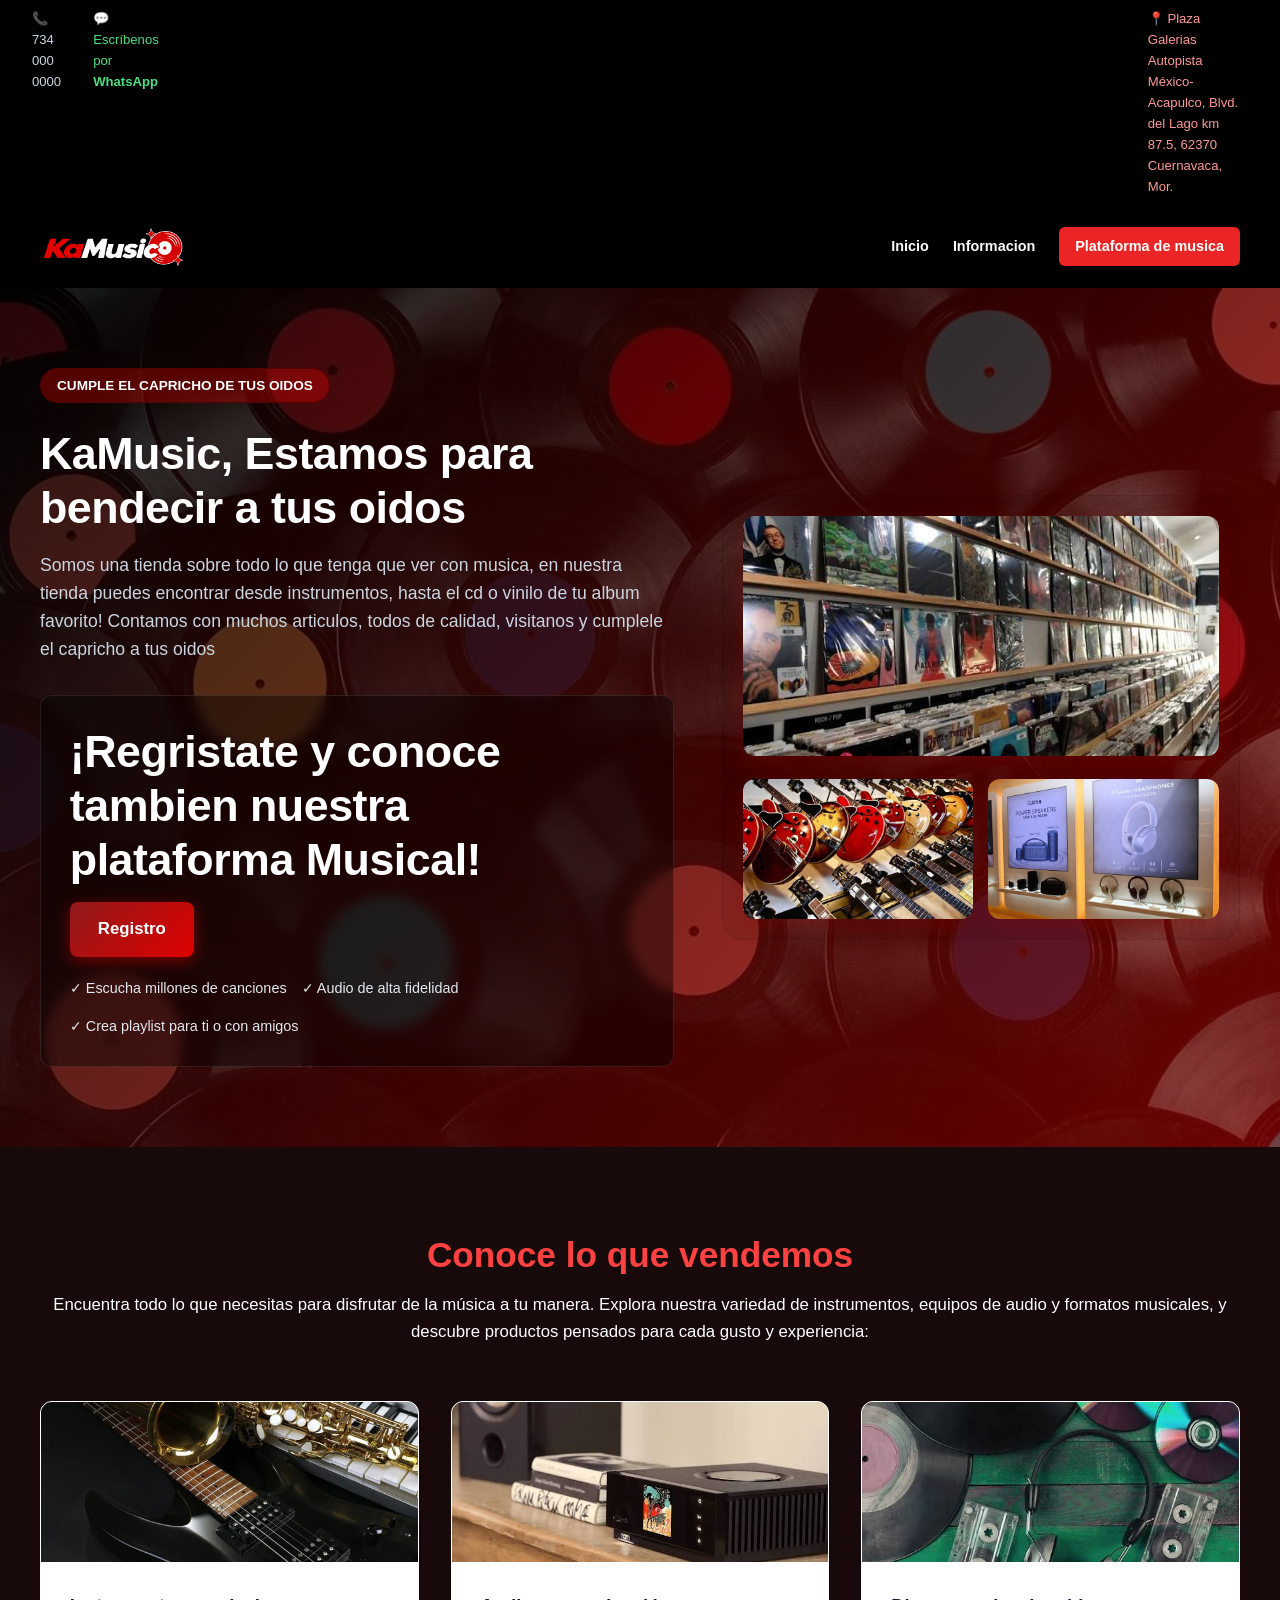
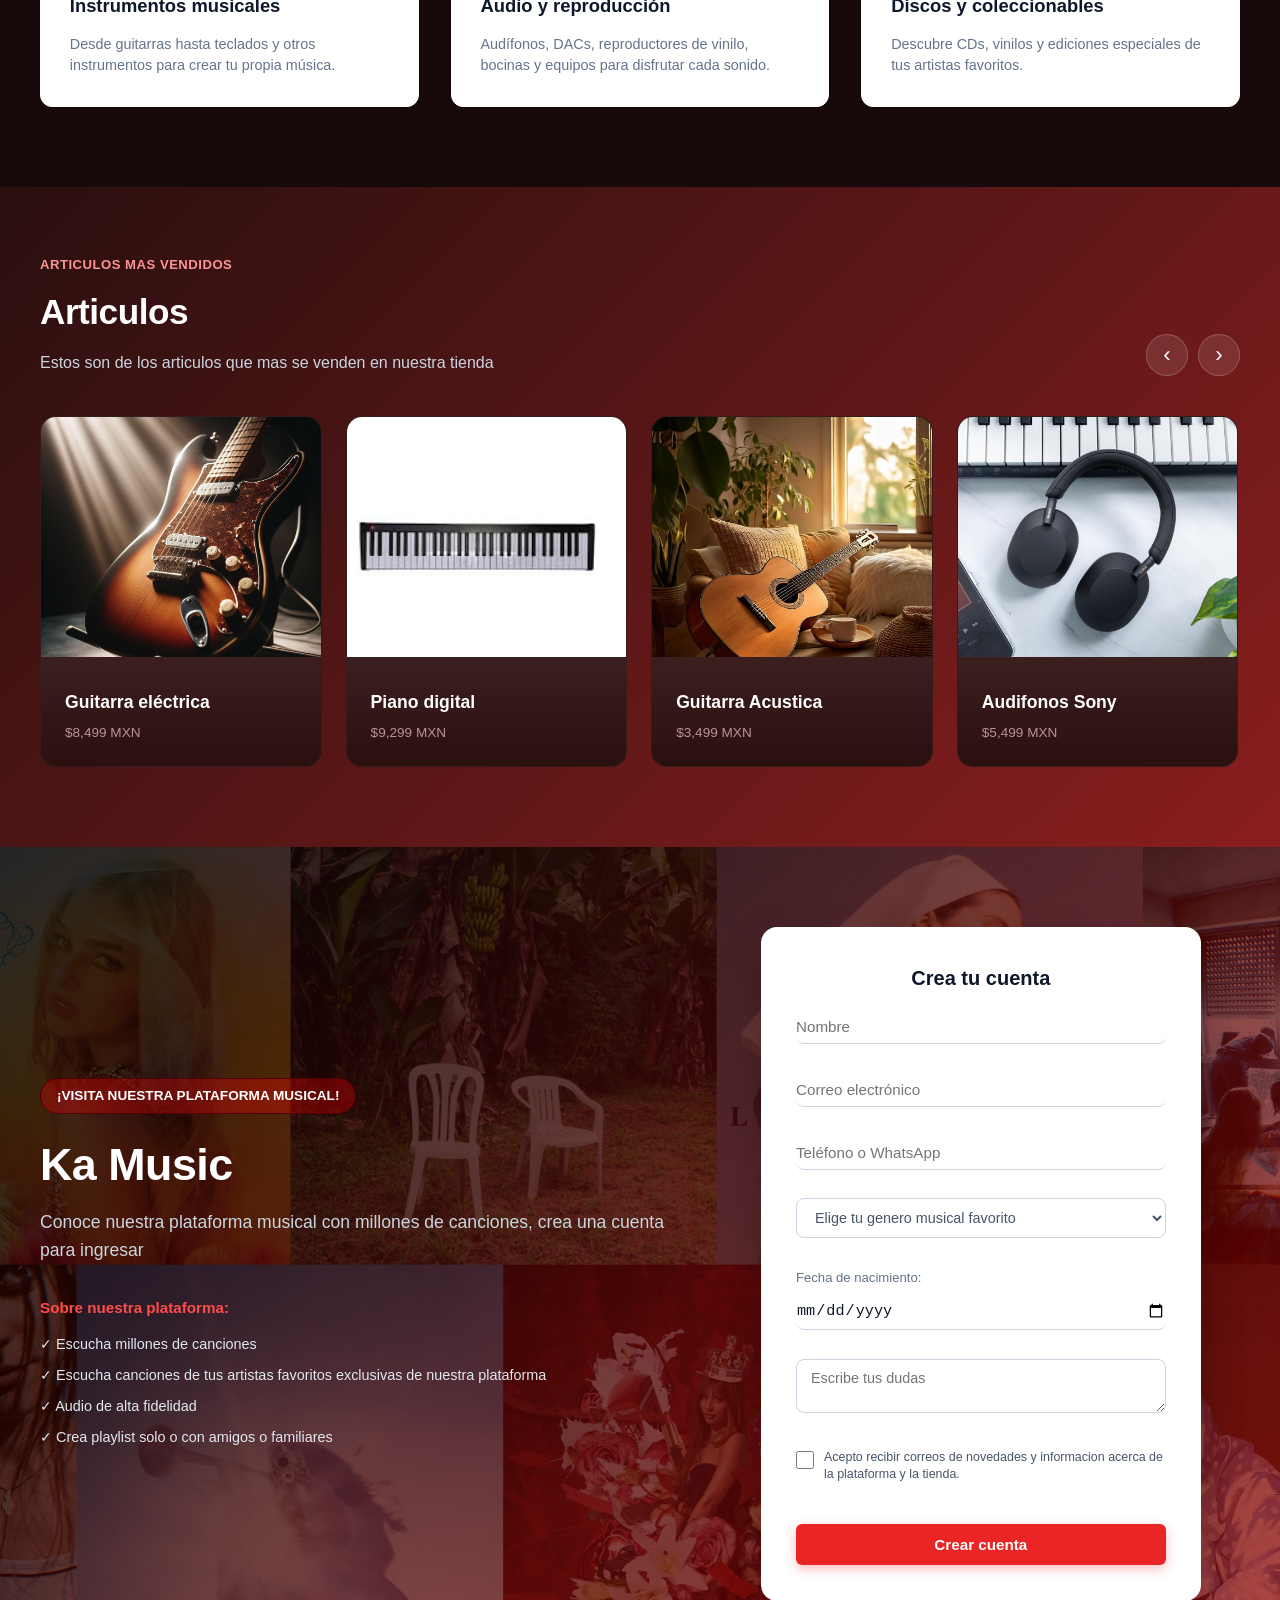
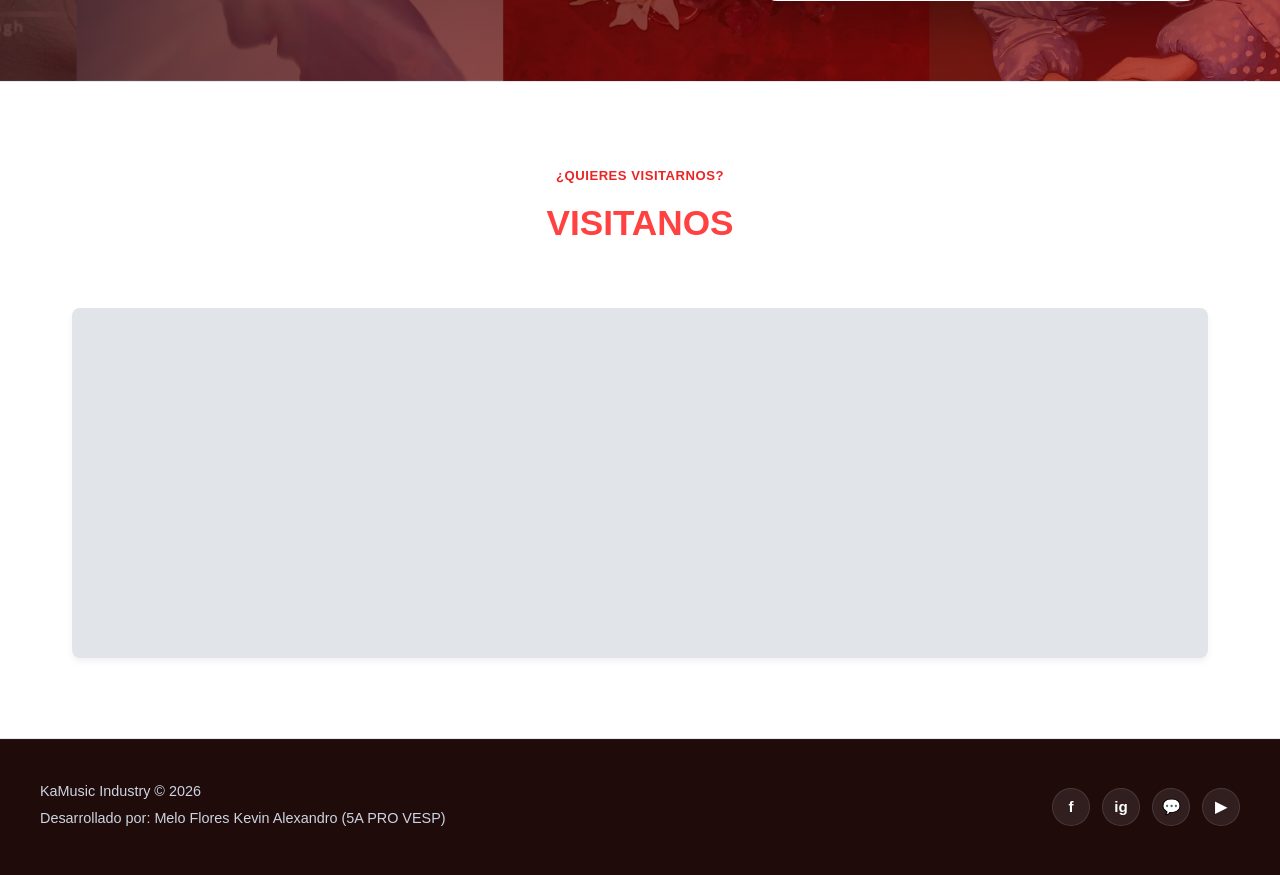
<file: index.html>
<!--
  ======================================================================
  INSTITUCIÓN: CBTis 166 Pablo Torres Burgos
  ----------------------------------------------------------------------
  * Estudiante: Gaona Castro Eduardo Baltazar
  * Grupo: 3B PRO VESP  
  * Actividad: Portal Institucional (Con barra superior, collage y formulario)
  ====================================================================== -->

<!DOCTYPE html>
<html lang="es">
<head>
    <meta charset="UTF-8">
    <meta name="viewport" content="width=device-width, initial-scale=1.0">
    <title>Tienda KaMusic</title>
    <link rel="stylesheet" href="styles.css">
</head>
<body>

    <!-- BARRA SUPERIOR DE CONTACTO -->
    <div class="top-bar" id="inicio">
        <div class="top-bar-container">
            <div class="top-contacts">
                <span class="top-item">📞 734 000 0000</span>
                <span class="top-item whatsapp">💬 Escríbenos por <strong>WhatsApp</strong></span>
                <span class="top-item2">📍 Plaza Galerias Autopista México-Acapulco, Blvd. del Lago km 87.5, 62370 Cuernavaca, Mor.</span>
            </div>
        </div>
    </div>

    <!-- BARRA DE NAVEGACIÓN PRINCIPAL -->
    <header class="navbar">
        <div class="nav-container">
            <div class="nav-brand">
                <a href="#inicio">
                    <img src="img/logo.png" alt="Logo" class="brand-logo-img">
                </a>
            </div>
            <nav class="nav-links">
                <a href="#inicio">Inicio</a>
                <a href="#oferta">Informacion</a>
                <a href="login.html" class="btn-nav-login">Plataforma de musica</a>
            </nav>
        </div>
    </header>

    <!-- SECCIÓN DE DOS COLUMNAS CON COLLAGE DE IMÁGENES -->
    <section class="hero-section2">
        <div class="hero-container">
            
            <!-- Columna Izquierda: Textos, Botón y Beneficios -->
            <div class="hero-text-side">
                <span class="hero-tag">CUMPLE EL CAPRICHO DE TUS OIDOS</span>
                <h1>KaMusic, Estamos para bendecir a tus oidos</h1>
                <p>Somos una tienda sobre todo lo que tenga que ver con musica, en nuestra tienda puedes encontrar desde instrumentos, hasta el cd o vinilo de tu album favorito!
                    Contamos con muchos articulos, todos de calidad, visitanos y cumplele el capricho a tus oidos
                </p>
                
                <div class="hero-cta-box">
                    <h1>¡Regristate y conoce tambien nuestra plataforma Musical! </h1>
                    <a href="login.html" class="btn-orange">Registro</a>
                    <div class="hero-benefits">
                        <span>✓ Escucha millones de canciones</span>
                        <span>✓ Audio de alta fidelidad</span>
                        <span>✓ Crea playlist para ti o con amigos</span>
                    </div>
                </div>
            </div>

            <!-- Columna Derecha: Collage de Imágenes -->
            <div class="hero-image-side">
                <div class="image-collage">
                    <div class="collage-main">
                        <img src="img/img1.jpg" alt="Estudiante CBTis">
                    </div>
                    <div class="collage-sub">
                        <img src="img/img2.jpg" alt="Laboratorista">
                        <img src="img/img3.jpg" alt="Programación">
                    </div>
                </div>
            </div>

        </div>
    </section>

    <!-- SECCIÓN DE OFERTA EDUCATIVA CON IMÁGENES ALUSIVAS -->
    <section id="oferta" class="careers-section">
        <div class="section-container">
            <div class="section-header">
                <h2>Conoce lo que vendemos</h2>
                <p>Encuentra todo lo que necesitas para disfrutar de la música a tu manera. Explora nuestra variedad de instrumentos, equipos de audio y formatos musicales, y descubre productos pensados para cada gusto y experiencia:</p>
            </div>

            <div class="careers-grid">
                
                <!-- Carrera 1: Recursos Humanos -->
                <div class="career-card">
                    <div class="career-img-container">
                        <img src="img/inst.jpg" alt="instrumentos">
                    </div>
                    <div class="career-content">
                        <h3>Instrumentos musicales</h3>
                        <p>Desde guitarras hasta teclados y otros instrumentos para crear tu propia música.</p>
                    </div>
                </div>

                <!-- Carrera 2: Programación -->
                <div class="career-card">
                    <div class="career-img-container">
                        <img src="img/aud.jpg" alt="Programación">
                    </div>
                    <div class="career-content">
                        <h3>Audio y reproducción</h3>
                        <p>Audífonos, DACs, reproductores de vinilo, bocinas y equipos para disfrutar cada sonido.</p>
                    </div>
                </div>

                <!-- Carrera 3: Ciberseguridad -->
                <div class="career-card">
                    <div class="career-img-container">
                        <img src="img/disc.jpg" alt="Ciberseguridad">
                    </div>
                    <div class="career-content">
                        <h3>Discos y coleccionables</h3>
                        <p>Descubre CDs, vinilos y ediciones especiales de tus artistas favoritos.</p>
                    </div>
                </div>
            </div>
        </div>
    </section>

    <!-- SECCIÓN DE DOCENTES CON RECORRIDO INTERACTIVO (JS) -->
    <section class="teachers-section">
        <div class="teachers-container">
            
            <div class="teachers-header">
                <div>
                    <span class="teachers-tag">Articulos mas vendidos</span>
                    <h2>Articulos</h2>
                    <p>Estos son de los articulos que mas se venden en nuestra tienda</p>
                </div>
                <!-- Botones funcionales con IDs -->
                <div class="teachers-nav-buttons">
                    <button id="btn-prev" class="nav-btn">‹</button>
                    <button id="btn-next" class="nav-btn">›</button>
                </div>
            </div>

            <!-- Contenedor de las tarjetas de docentes (controlado por JS) -->
            <div class="teachers-grid" id="teachers-track">
                
                <!-- Grupo 1 (Primeros 4 profesores) -->
                <div class="teacher-card">
                    <img src="img/gui.jpg" alt="Profesor">
                    <div class="teacher-info">
                        <h3>Guitarra eléctrica</h3>
                        <p>$8,499 MXN</p>
                    </div>
                </div>

                <div class="teacher-card">
                    <img src="img/teclado.jpg" alt="Profesora">
                    <div class="teacher-info">
                        <h3>Piano digital</h3>
                        <p>$9,299 MXN</p>
                    </div>
                </div>

                <div class="teacher-card">
                    <img src="img/guitarra.jpg" alt="Profesor">
                    <div class="teacher-info">
                        <h3>Guitarra Acustica</h3>
                        <p>$3,499 MXN</p>
                    </div>
                </div>

                <div class="teacher-card">
                    <img src="img/audi.jpg" alt="Profesor">
                    <div class="teacher-info">
                        <h3>Audifonos Sony</h3>
                        <p>$5,499 MXN</p>
                    </div>
                </div>

                <!-- Grupo 2 (Otros 4 profesores / Ejemplos adicionales para el recorrido) -->
                <div class="teacher-card">
                    <img src="img/dac.jpg" alt="Profesora">
                    <div class="teacher-info">
                        <h3>DAC portatil</h3>
                        <p>$8,499 MXN</p>
                    </div>
                </div>

                <div class="teacher-card">
                    <img src="img/torna.jpg" alt="Profesor">
                    <div class="teacher-info">
                        <h3>Tornamesa</h3>
                        <p>$4,299 MXN</p>
                    </div>
                </div>

                <div class="teacher-card">
                    <img src="img/viniñ.jpg" alt="Profesora">
                    <div class="teacher-info">
                        <h3>Vinilo After Hours</h3>
                        <p>$299 MXN</p>
                    </div>
                </div>

                <div class="teacher-card">
                    <img src="img/cd.jpg" alt="Profesor">
                    <div class="teacher-info">
                        <h3>CD AM</h3>
                        <p>$299 MXN</p>
                    </div>
                </div>

                 <div class="teacher-card">
                    <img src="img/vinil.jpg" alt="Profesor">
                    <div class="teacher-info">
                        <h3>Vinilo The College Dropout</h3>
                        <p>$299 MXN</p>
                    </div>
                </div>

            </div>

        </div>
    </section>

    <!-- SECCIÓN DE DOS COLUMNAS CON FORMULARIO INTEGRADO -->
    <section class="hero-section">
        <div class="hero-container">
            
            <!-- Columna Izquierda: Textos y Beneficios (Estilo UMOV) -->
            <div class="hero-text-side">
                <span class="hero-tag">¡Visita nuestra plataforma musical!</span>
                <h1 class="hero-title-custom">Ka Music</h1>
                <p class="hero-desc-custom">Conoce nuestra plataforma musical con millones de canciones, crea una cuenta para ingresar</p>
                
                <div class="hero-subtitle-custom">
                    Sobre nuestra plataforma:
                </div>
                <div class="hero-benefits hero-benefits-column">
                    <span>✓ Escucha millones de canciones</span>
                    <span>✓ Escucha canciones de tus artistas favoritos exclusivas de nuestra plataforma</span>
                    <span>✓ Audio de alta fidelidad</span>
                    <span>✓ Crea playlist solo o con amigos o familiares</span>
                </div>
            </div>

            <!-- Columna Derecha: Tarjeta Flotante con Formulario (10 campos/etiquetas) -->
            <div class="hero-form-side">
                <div class="cbtis-hero-form-card">
                    
                    <h3 class="form-card-title">
                        Crea tu cuenta
                    </h3>

                    <form id="form-hero-informes" action="#" method="POST">
                        
                        <!-- 1. Campo de Texto: Nombre -->
                        <div class="cbtis-input-group form-group-margin">
                            <input type="text" id="info_nombre" name="nombre" required placeholder="Nombre" class="form-control-input">
                        </div>

                        <!-- 3. Campo de Correo Electrónico -->
                        <div class="cbtis-input-group form-group-margin">
                            <input type="email" id="info_email" name="email" required placeholder="Correo electrónico" class="form-control-input">
                        </div>

                        <!-- 4. Campo de Teléfono -->
                        <div class="cbtis-input-group form-group-margin">
                            <input type="tel" id="info_telefono" name="telefono" required placeholder="Teléfono o WhatsApp" class="form-control-input">
                        </div>

                        <!-- 5. Menú Desplegable (Select): Nivel de Estudios -->
                        <div class="cbtis-input-group form-group-margin">
                            <select id="info_nivel" name="nivel" required class="form-control-select">
                                <option value="">Elige tu genero musical favorito</option>
                                <option value="HIP">Hip Hop</option>
                                <option value="RAP">Rap</option>
                                <option value="POP">Pop</option>
                                <option value="ELECTRONICA">Electronica</option>
                                <option value="SALSA">Salsa</option>
                                <option value="MEXA">Regional mexicano</option>
                                <option value="CUMBIA">cumbia</option>
                                <option value="INDIE">Indie</option>
                                <option value="R&B">R&B</option>

                            </select>
                        </div>

                        <!-- 7. Campo de Fecha (Date): Fecha estimada de ingreso -->
                        <div class="cbtis-input-group form-group-margin">
                            <label for="info_fecha" class="form-date-label">Fecha de nacimiento:</label>
                            <input type="date" id="info_fecha" name="fecha" required class="form-control-date">
                        </div>

                        <!-- 8. Área de Texto (Textarea): Dudas adicionales -->
                        <div class="cbtis-input-group form-group-margin">
                            <textarea id="info_comentarios" name="comentarios" rows="2" placeholder="Escribe tus dudas" class="form-control-textarea"></textarea>
                        </div>

                      <!-- 9. Casilla de Verificación (Checkbox): Términos y privacidad -->
                        <div class="cbtis-input-group form-group-checkbox">
                            <input type="checkbox" id="info_terminos" name="terminos" required class="form-checkbox-input">
                            <label for="info_terminos" class="form-checkbox-label">
                                Acepto recibir correos de novedades y informacion acerca de la plataforma y la tienda.
                            </label>
                        </div>

                        <!-- 10. Botón de Envío (Submit Button) -->
                        <button type="submit" class="cbtis-btn-ingresar form-submit-btn">
                            Crear cuenta
                        </button>

                    </form>
                </div>
            </div>

        </div>
    </section>

    <!-- SECCIÓN DE CONVENIOS DOBLE LÍNEA -->
    <section class="convenios-section">
        <div class="convenios-container">
            
            <div class="section-header">
                <span class="teachers-tag convenience-tag-custom">¿QUIERES VISITARNOS?</span>
                <h2>VISITANOS</h2>
            </div>
            <div class="map-container">
                    <iframe src="https://www.google.com/maps/embed?pb=!1m18!1m12!1m3!1d3773.9264202311206!2d-99.19798132479826!3d18.934650732240957!2m3!1f0!2f0!3f0!3m2!1i1024!2i768!4f13.1!3m3!1m2!1s0x85cddf8acd0827b9%3A0x491809bc17feeeac!2sGaler%C3%ADas%20Cuernavaca!5e0!3m2!1ses-419!2smx!4v1794602875343!5m2!1ses-419!2smx" 
                            width="100%" 
                            height="350" 
                            style="border:0;" 
                            allowfullscreen="" 
                            loading="lazy" 
                            referrerpolicy="no-referrer-when-downgrade" 
                            title="Ubicación CBTis 166 Pablo Torres Burgos">
                    </iframe>
            </div>
        </div>
    </section>

    <!-- PIE DE PÁGINA (FOOTER CON REDES SOCIALES) -->
    <footer class="footer">
        <div class="footer-container">
            
            <div class="footer-info">
                <p>KaMusic Industry &copy; 2026</p>
                <p class="footer-author">Desarrollado por: Melo Flores Kevin Alexandro (5A PRO VESP)</p>
            </div>

            <!-- Enlaces de Redes Sociales -->
            <div class="footer-socials">
                <a href="https://facebook.com" target="_blank" class="social-icon" title="Facebook">f</a>
                <a href="https://instagram.com" target="_blank" class="social-icon" title="Instagram">ig</a>
                <a href="https://whatsapp.com" target="_blank" class="social-icon" title="WhatsApp">💬</a>
                <a href="https://youtube.com" target="_blank" class="social-icon" title="YouTube"> ▶</a>
            </div>

        </div>
    </footer>

    <script src="script.js"></script>
</body>
</html>
</file>
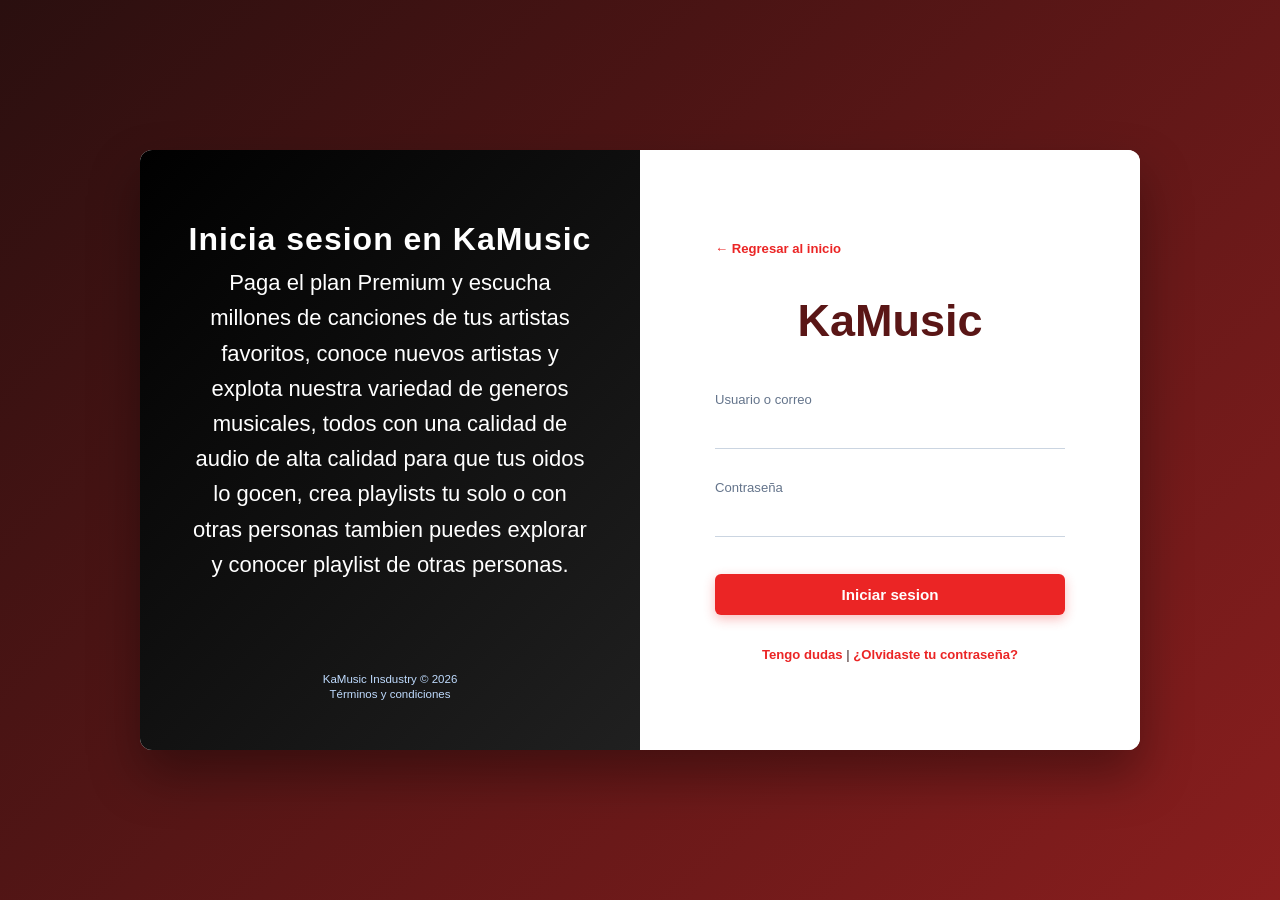
<file: login.html>
<!DOCTYPE html>
<html lang="es">
<head>
    <meta charset="UTF-8">
    <meta name="viewport" content="width=device-width, initial-scale=1.0">
    <title>Inicia sesion-KaMusic</title>
    <link rel="stylesheet" href="styles.css">
</head>
<body class="cbtis-login-body">

    <!-- Contenedor principal de dos columnas -->
    <div class="cbtis-login-container">

        <!-- LADO IZQUIERDO: Panel Azul con Bienvenida e Ilustración -->
        <div class="cbtis-left-panel">
            <div class="cbtis-left-content">
                
                <div class="cbtis-illustration-box">
                    <h2>Inicia sesion en KaMusic</h2>
                </div>
                <p>Paga el plan Premium y escucha millones de canciones de tus artistas favoritos, conoce nuevos artistas y explota nuestra variedad de generos musicales, todos con una calidad de audio de alta calidad para que tus oidos lo gocen, crea playlists tu solo o con otras personas tambien puedes explorar y conocer playlist de otras personas. </p>
            </div>

            <div class="cbtis-left-footer">
                KaMusic Insdustry &copy; 2026<br>
                <span>Términos y condiciones</span>
            </div>
        </div>

        <!-- LADO DERECHO: Panel Blanco con el Formulario de Acceso -->
        <div class="cbtis-right-panel">
            <div class="cbtis-login-wrapper">
                
                <div class="login-back-container">
                    <a href="index.html" class="cbtis-back-link">← Regresar al inicio</a>
                </div>

                <div class="cbtis-logo-header">
                    <div class="login-logo-emoji"></div>
                    <h1>Ka<strong>Music</strong></h1>
                </div>

                <form id="form-login" action="#" method="POST">
                    
                    <div class="cbtis-input-group">
                        <label for="usuario">Usuario o correo</label>
                        <input type="text" id="usuario" name="usuario" required>
                    </div>

                    <div class="cbtis-input-group">
                        <label for="password">Contraseña</label>
                        <input type="password" id="password" name="password" required>
                    </div>

                    <button type="submit" class="cbtis-btn-ingresar">Iniciar sesion</button>

                </form>

                <div class="cbtis-login-help">
                    <a href="#">Tengo dudas</a> | <a href="#">¿Olvidaste tu contraseña?</a>
                </div>

            </div>
        </div>

    </div>

    <script src="script.js"></script>
</body>
</html>
</file>
<file: styles.css>
iframe {
    width: 100%;
    height: 250px;
    border: 0;                  /* Elimina el borde predeterminado de los iframes */
}
.map-container {
    position: relative;
    width: 100%;
    border-radius: 8px;
    overflow: hidden;
    box-shadow: 0 4px 6px rgba(0,0,0,0.05);
    background-color: #e1e4e8;
}

.map-container iframe {
    width: 100%;
    height: 350px;
    display: block;
    border: 0;
}
/* ======================================================================
   ESTILOS GENERALES Y PORTADA - CBTis 166
   ====================================================================== */
*{
    box-sizing: border-box; /* Incluye bordes y rellenos en el ancho y alto total */
    margin: 0;              /* Elimina los márgenes predeterminados de la página */
    padding: 0;             /* Elimina los rellenos internos predeterminados */
}

body {
    font-family: 'Segoe UI', Tahoma, Geneva, Verdana, sans-serif; /* Tipografía principal limpia y moderna */
    color: #3b1e1e;                 /* Color de texto base gris oscuro */
    background-color: #ff0000;      /* Color de fondo general suave para el sitio */
    line-height: 1.6;               /* Espaciado de línea cómodo para la lectura */
}

/* --------------------------------------------------------------------
   BARRA SUPERIOR DE CONTACTO
   -------------------------------------------------------------------- */
.top-bar {
    background-color: #000000;              /* Fondo oscuro para la franja de contacto superior */
    color: #cbd5e1;                         /* Color de texto gris claro secundario */
    font-size: 0.82rem;                     /* Tamaño de fuente pequeño y sutil */
    padding: 0.5rem 2rem;                   /* Relleno interno superior/inferior y lateral */
    border-bottom: 1.5px solid rgba(53, 53, 53, 0.1); /* Línea divisoria inferior translúcida */
}

.top-bar-container {
    max-width: 100%;     /* Ancho máximo estructurado para mantener simetría */
    margin: 0 auto;        /* Centra horizontalmente el contenedor */
    display: flex;         /* Activa el diseño flexible */
    justify-content: space-between; /* Distribuye el espacio entre los elementos internos */
    align-items: center;   /* Centra verticalmente los elementos */
}

.top-contacts {
    display: flex;         /* Distribuye los datos de contacto en fila horizontal */
    gap: 2rem;             /* Separación horizontal entre los elementos */
}

.top-item.whatsapp {
    color: #4ade80;        /* Color verde característico para destacar WhatsApp */
}
.top-item2{
   margin-left: 957px;
   color: rgb(255, 151, 151);
}

/* ======================================================================
   BARRA DE NAVEGACIÓN RESPONSIVA
   ====================================================================== */
.navbar {
    background-color: #000000; /* Fondo blanco sólido para el menú de navegación */
    border-bottom: 1px solid #020202; /* Borde inferior sutil */
    position: sticky;          /* Fija la barra en la parte superior al hacer scroll */
    top: 0;                    /* Posición de anclaje exacto en la parte superior */
    z-index: 1000;             /* Asegura que la barra esté siempre por encima de otros elementos */
    padding: 0.8rem 1.5rem;    /* Relleno interior de la barra de navegación */
}

.nav-container {
    max-width: 1200px;         /* Ancho máximo alineado con el resto del sitio */
    margin: 0 auto;            /* Centra el contenedor del menú */
    display: flex;             /* Modelo flexible */
    justify-content: space-between; /* Separa el logotipo de los enlaces del menú */
    align-items: center;       /* Alinea verticalmente al centro */
    flex-wrap: wrap;           /* Permite que los elementos bajen si falta espacio */
    gap: 1rem;                 /* Espaciado predeterminado */
}

.nav-brand {
    display: flex;             /* Contenedor flexible para la marca/logo */
    align-items: center;       /* Centra verticalmente el logotipo */
}

.brand-logo-img {
    height: 55px;              /* Altura fija estándar para el logotipo institucional */
    width: auto;               /* Ancho proporcional automático */
    object-fit: contain;       /* Evita deformaciones en la imagen */
    display: block;            /* Elimina espacios fantasma inferiores */
}

.nav-links {
    display: flex;             /* Organiza los enlaces de navegación en línea */
    align-items: center;       /* Centra verticalmente */
    gap: 1.5rem;               /* Espacio de separación entre cada opción del menú */
    flex-wrap: wrap;           /* Adaptable en pantallas chicas */
}

.nav-links a {
    text-decoration: none;     /* Quita el subrayado predeterminado de los enlaces */
    color: #ffffff;            /* Color de texto gris intermedio */
    font-weight: 600;          /* Seminegrita para mejor visibilidad */
    font-size: 0.9rem;         /* Tamaño de fuente adecuado */
    transition: color 0.2s;    /* Transición suave al cambiar de color */
}

.nav-links a:hover {
    color: #eb2525;            /* Cambia a azul corporativo al pasar el cursor */
}

.btn-nav-login {
    background-color: #eb2525; /* Fondo azul destacado para el botón de alumnos */
    color: white !important;   /* Texto blanco forzado */
    padding: 8px 16px;         /* Relleno interior del botón */
    border-radius: 6px;        /* Esquinas redondeadas */
    transition: background-color 0.2s; /* Transición suave en el color de fondo */
}

.btn-nav-login:hover {
    background-color: #8d1111; /* Azul más oscuro al pasar el cursor */
}

@media (max-width: 600px) {
    .navbar {
        padding: 0.6rem 1rem;  /* Reduce el padding en pantallas móviles pequeñas */
    }
    .nav-container {
        justify-content: center; /* Centra los elementos del menú en móviles */
    }
    .nav-links {
        gap: 1rem;             /* Reduce el espacio entre enlaces */
        justify-content: center; /* Centra los enlaces */
    }
}

/* --------------------------------------------------------------------
   SECCIÓN HERO (DOS COLUMNAS CON COLLAGE)
   -------------------------------------------------------------------- */
.hero-section {
   background: linear-gradient(135deg, rgba(0, 0, 0, 0.85), rgba(161, 3, 3, 0.65)), 
                url('img/alb.webp'); /* Fondo con degradado azul oscuro */
    background-size: cover;
    background-position: center;
    background-repeat: no-repeat;
    color: white;              /* Texto general en blanco para alto contraste */
    padding: 5rem 2rem;        /* Relleno superior/inferior amplio y lateral */
    overflow: hidden;          /* Oculta desbordamientos */
}
.hero-section2 {
   background: linear-gradient(135deg, rgba(0, 0, 0, 0.85), rgba(161, 3, 3, 0.65)), 
                url('img/viniles.webp'); /* Fondo con degradado azul oscuro */
    background-size: cover;
    background-position: center;
    background-repeat: no-repeat;
    color: white;              /* Texto general en blanco para alto contraste */
    padding: 5rem 2rem;        /* Relleno superior/inferior amplio y lateral */
    overflow: hidden;          /* Oculta desbordamientos */
}

.hero-container {
    max-width: 1200px;         /* Ancho máximo del contenedor principal */
    margin: 0 auto;            /* Centra el contenedor */
    display: grid;             /* Utiliza CSS Grid para organizar las columnas */
    grid-template-columns: 1.1fr 0.9fr; /* Texto ligeramente más ancho que el collage */
    gap: 3rem;                 /* Espacio de separación entre columnas */
    align-items: center;       /* Alinea verticalmente al centro */
}

@media (max-width: 900px) {
    .hero-container {
        grid-template-columns: 1fr; /* Cambia a una sola columna en pantallas medianas/móviles */
    }
}

.hero-tag {
    display: inline-block;     /* Permite aplicar padding y márgenes como bloque */
    background-color: rgba(255, 0, 0, 0.3); /* Fondo azul translúcido */
    border: 1px solid rgb(83, 0, 0); /* Borde azul claro sutil */
    color: #ffffff;            /* Texto azul claro brillante */
    padding: 6px 16px;         /* Relleno interior */
    border-radius: 20px;       /* Bordes redondeados estilo píldora */
    font-size: 0.85rem;        /* Tamaño de fuente compacto */
    font-weight: 600;          /* Seminegrita */
    text-transform: uppercase; /* Convierte el texto en mayúsculas */
    margin-bottom: 1.5rem;     /* Margen inferior */
}

.hero-text-side h1 {
    font-size: 2.8rem;         /* Tamaño de fuente grande para el título principal */
    font-weight: 800;          /* Grosor muy marcado */
    margin-bottom: 1rem;       /* Espacio inferior */
    letter-spacing: -0.5px;    /* Reduce ligeramente el espacio entre letras */
    line-height: 1.2;          /* Altura de línea compacta */
}

.hero-text-side p {
    font-size: 1.1rem;         /* Tamaño de fuente cómodo para la descripción */
    color: #cbd5e1;            /* Color gris claro legible */
    margin-bottom: 2rem;       /* Espacio inferior */
    line-height: 1.6;          /* Altura de línea legible */
}

.hero-cta-box {
    background: rgba(0, 0, 0, 0.4); /* Fondo oscuro semitransparente */
    border: 1px solid rgba(255, 255, 255, 0.1); /* Borde sutil translúcido */
    padding: 1.8rem;           /* Relleno interno */
    border-radius: 12px;       /* Bordes redondeados */
    backdrop-filter: blur(6px); /* Efecto de desenfoque de cristal esmerilado */
}

.btn-orange {
    display: inline-block;     /* Permite dimensiones en enlaces */
    background: linear-gradient(135deg, #8f1a1a 0%, #e00000 100%); /* Degradado naranja llamativo */
    color: white;              /* Texto blanco */
    padding: 14px 28px;        /* Relleno interior generoso */
    border-radius: 8px;        /* Bordes redondeados */
    text-decoration: none;     /* Quita subrayado */
    font-weight: 700;          /* Negrita */
    font-size: 1.05rem;        /* Tamaño destacado */
    box-shadow: 0 4px 15px rgba(255, 0, 0, 0.4); /* Sombra naranja difuminada */
    transition: transform 0.2s, box-shadow 0.2s; /* Transiciones suaves */
    margin-bottom: 1.2rem;     /* Espacio inferior */
}

.btn-orange:hover {
    transform: translateY(-2px); /* Eleva ligeramente el botón al pasar el cursor */
    box-shadow: 0 6px 20px rgba(249, 22, 22, 0.6); /* Aumenta intensidad de sombra */
}

.hero-benefits {
    display: flex;             /* Organiza los beneficios en línea flexible */
    flex-wrap: wrap;           /* Salto de línea automático */
    gap: 15px;                 /* Espacio entre beneficios */
    font-size: 0.9rem;         /* Tamaño estándar */
    color: #e2e8f0;            /* Gris claro */
    font-weight: 500;          /* Peso medio */
}

/* Estilos del Collage de Imágenes */
.image-collage {
    display: flex;             /* Organiza los elementos en columna */
    flex-direction: column;    /* Dirección vertical */
    gap: 15px;                 /* Espacio entre imágenes */
    background: rgba(0, 0, 0, 0.05); /* Fondo translúcido sutil */
    padding: 20px;             /* Relleno interior */
    border-radius: 20px;       /* Bordes redondeados del contenedor */
    border: 1px solid rgba(0, 0, 0, 0.1); /* Borde sutil */
}

.collage-main img {
    width: 100%;               /* Ancho completo */
    height: 240px;             /* Altura fija para la imagen principal */
    object-fit: cover;         /* Recorta proporcionalmente sin deformar */
    border-radius: 12px;       /* Bordes redondeados */
    box-shadow: 0 10px 25px rgba(146, 0, 0, 0.3); /* Sombra de profundidad */
}

.collage-sub {
    display: grid;             /* Cuadrícula para las dos imágenes inferiores */
    grid-template-columns: 1fr 1fr; /* Dos columnas iguales */
    gap: 15px;                 /* Espacio entre las secundarias */
}

.collage-sub img {
    width: 100%;               /* Ancho completo */
    height: 140px;             /* Altura fija para secundarias */
    object-fit: cover;         /* Recorte proporcional */
    border-radius: 12px;       /* Bordes redondeados */
    box-shadow: 0 8px 20px rgba(146, 0, 0, 0.3); /* Sombra de profundidad */
}

/* Clases específicas para el formulario de informes */
.hero-title-custom {
    font-size: 2.5rem;         /* Tamaño de título personalizado */
    margin-bottom: 1rem;       /* Margen inferior */
}

.hero-desc-custom {
    color: #cbd5e1;            /* Color secundario */
    font-size: 1rem;           /* Tamaño legible */
    margin-bottom: 1.5rem;     /* Margen inferior */
}

.hero-subtitle-custom {
    font-size: 0.95rem;        /* Subtítulo */
    font-weight: 600;          /* Seminegrita */
    color: #ff4c4c;            /* Azul claro */
    margin-bottom: 0.8rem;     /* Margen inferior */
}

.hero-benefits-column {
    display: flex;             /* Flexible vertical */
    flex-direction: column;    /* Apilado vertical */
    gap: 8px;                  /* Espaciado ajustado */
}

.cbtis-hero-form-card {
    background-color: #ffffff; /* Fondo blanco sólido para la tarjeta del formulario */
    padding: 2.2rem;           /* Relleno interno amplio */
    border-radius: 16px;       /* Bordes redondeados marcados */
    box-shadow: 0 20px 40px rgba(0, 0, 0, 0.25); /* Sombra elegante flotante */
    width: 100%;               /* Ancho completo disponible */
    max-width: 440px;          /* Ancho máximo de la tarjeta */
    margin: 0 auto;            /* Centrado horizontal */
}

.form-card-title {
    color: #0f172a;            /* Color oscuro */
    font-size: 1.25rem;        /* Mediano destacado */
    font-weight: 700;          /* Negrita */
    margin-bottom: 1rem;       /* Margen inferior */
    text-align: center;        /* Centrado */
}

.form-group-margin {
    margin-bottom: 1rem;       /* Espacio inferior estándar entre campos */
}

.form-control-input {
    width: 100%;               /* Ancho completo */
    border: 1px solid #cbd5e1; /* Borde gris claro */
    border-radius: 8px;        /* Bordes redondeados */
    padding: 10px 14px;        /* Relleno interior cómodo */
    font-size: 0.9rem;         /* Tamaño de letra interno */
    outline: none;             /* Sin borde de enfoque por defecto */
}

.form-control-select {
    width: 100%;               /* Ancho completo */
    border: 1px solid #cbd5e1; /* Borde gris claro */
    border-radius: 8px;        /* Bordes redondeados */
    padding: 10px 14px;        /* Relleno interior */
    font-size: 0.9rem;         /* Tamaño de fuente */
    background: #fff;          /* Fondo blanco */
    color: #475569;            /* Color de texto de opciones */
    outline: none;             /* Quita contorno */
}

.form-date-label {
    font-size: 0.78rem;        /* Letra pequeña para etiquetas de fecha */
    color: #64748b;            /* Gris secundario */
    display: block;            /* Ocupa su propia línea */
    margin-bottom: 2px;        /* Margen inferior mínimo */
}

.form-control-date {
    width: 100%;               /* Ancho completo */
    border: 1px solid #cbd5e1; /* Borde gris */
    border-radius: 8px;        /* Bordes redondeados */
    padding: 8px 14px;         /* Relleno interior */
    font-size: 0.9rem;         /* Tamaño de fuente */
    color: #334155;            /* Color de texto interno */
    outline: none;             /* Quita contorno */
}

.form-control-textarea {
    width: 100%;               /* Ancho completo */
    border: 1px solid #cbd5e1; /* Borde gris */
    border-radius: 8px;        /* Bordes redondeados */
    padding: 10px 14px;        /* Relleno interior */
    font-size: 0.9rem;         /* Tamaño de fuente */
    outline: none;             /* Quita contorno */
    font-family: inherit;      /* Hereda tipografía general */
}

/* ======================================================================
   CORRECCIÓN DEFINITIVA PARA LA CASILLA Y EL TEXTO DE ACEPTAR TÉRMINOS
   ====================================================================== */
.form-group-checkbox {
    margin-bottom: 1.2rem;     /* Espacio inferior */
    display: flex;             /* Contenedor flexible */
    flex-direction: row !important; /* Fuerza dirección horizontal estricta */
    align-items: flex-start !important; /* Alinea arriba */
    justify-content: flex-start !important; /* Alinea a la izquierda */
    gap: 10px;                 /* Espacio horizontal entre cuadro y texto */
    text-align: left;          /* Alineación izquierda */
    width: 100%;               /* Ancho completo */
}

.form-checkbox-input {
    width: 18px !important;    /* Ancho fijo forzado para el checkbox */
    height: 18px !important;   /* Alto fijo forzado */
    min-width: 18px;           /* Evita compresión */
    cursor: pointer;           /* Cambia cursor a mano */
    margin-top: 2px;           /* Ajuste vertical fino con la primera línea */
    flex-shrink: 0;            /* Impide deformación */
    appearance: auto;          /* Restaura el comportamiento visual nativo */
    -webkit-appearance: checkbox; /* Compatibilidad WebKit */
}

.form-checkbox-label {
    font-size: 0.78rem !important; /* Letra pequeña legible para textos legales */
    color: #475569 !important;     /* Gris oscuro */
    line-height: 1.35 !important;  /* Altura de línea compacta */
    cursor: pointer;               /* Cursor interactivo */
    display: inline-block !important; /* Comportamiento en línea */
    width: auto !important;        /* Ancho automático */
    flex: 1;                       /* Ocupa el resto del espacio disponible */
}

.form-submit-btn {
    background-color: #ff0000;     /* Fondo azul intenso para el botón enviar */
    width: 100%;                   /* Ancho completo */
    border-radius: 8px;            /* Bordes redondeados */
    padding: 12px;                 /* Relleno interior */
    font-weight: 700;              /* Negrita */
    color: white;                  /* Texto blanco */
    border: none;                  /* Sin bordes */
    cursor: pointer;               /* Cursor de mano */
    transition: background 0.2s;   /* Transición suave */
}

.cbtis-hero-form-card input:focus, 
.cbtis-hero-form-card select:focus, 
.cbtis-hero-form-card textarea:focus {
    border-color: #eb2525 !important; /* Cambia el borde a azul brillante al enfocar */
    box-shadow: 0 0 0 3px rgba(37, 99, 235, 0.15); /* Brillo sutil alrededor */
}

/* ======================================================================
   ESTILOS DE OFERTA EDUCATIVA CON IMÁGENES
   ====================================================================== */
.careers-section {
    padding: 5rem 2rem;            /* Espaciado superior/inferior */
    background-color: #180a0a;     /* Fondo claro */
}

.section-container {
    max-width: 1200px;             /* Ancho máximo centrado */
    margin: 0 auto;                /* Centrado horizontal */
}

.section-header {
    text-align: center;            /* Centrado de títulos de sección */
    margin-bottom: 3.5rem;         /* Espacio inferior */
}

.section-header h2 {
    font-size: 2.2rem;             /* Título grande */
    color: #ff4141;                /* Color oscuro */
    margin-bottom: 0.5rem;         /* Espacio con subtítulo */
}

.section-header p {
    color: #ffffff;                /* Gris secundario */
    font-size: 1.05rem;            /* Tamaño legible */
}

.careers-grid {
    display: grid;                 /* Cuadrícula CSS adaptable */
    grid-template-columns: repeat(auto-fit, minmax(260px, 1fr)); /* Columnas responsivas */
    gap: 2rem;                     /* Espacio entre tarjetas */
}

.career-card {
    background-color: #ffffff;     /* Fondo blanco */
    border: 1px solid #ffffff;     /* Borde sutil */
    border-radius: 12px;           /* Esquinas redondeadas */
    overflow: hidden;              /* Oculta desbordamientos internos */
    box-shadow: 0 4px 6px rgba(0, 0, 0, 0.02); /* Sombra ligera */
    transition: transform 0.2s ease, box-shadow 0.2s ease; /* Transiciones suaves */
}

.career-card:hover {
    transform: translateY(-5px);   /* Eleva la tarjeta al pasar el cursor */
    box-shadow: 0 15px 30px rgba(0, 0, 0, 0.08); /* Acentúa la sombra */
    border-color: #cbd5e1;         /* Oscurece borde */
}

.career-img-container {
    width: 100%;                   /* Ancho completo */
    height: 160px;                 /* Altura fija de imagen */
    overflow: hidden;              /* Oculta desbordamientos */
}

.career-img-container img {
    width: 100%;                   /* Ancho adaptado */
    height: 100%;                  /* Alto adaptado */
    object-fit: cover;             /* Recorte proporcional */
    transition: transform 0.3s ease; /* Transición para zoom */
}

.career-card:hover .career-img-container img {
    transform: scale(1.05);        /* Efecto zoom in en imagen al hacer hover */
}

.career-content {
    padding: 1.8rem;               /* Relleno interno de textos */
}

.career-content h3 {
    font-size: 1.15rem;            /* Tamaño de título */
    color: #0f172a;                /* Color oscuro */
    margin-bottom: 0.8rem;         /* Espacio inferior */
    font-weight: 700;              /* Negrita */
}

.career-content p {
    color: #64748b;                /* Gris descriptivo */
    font-size: 0.9rem;             /* Tamaño estándar */
    line-height: 1.5;              /* Altura de línea */
}

/* ======================================================================
   ESTILOS DEL PIE DE PÁGINA (FOOTER CON REDES SOCIALES)
   ====================================================================== */
.footer {
    background-color: #200b0b;     /* Fondo oscuro institucional */
    color: #94a3b8;                /* Texto gris claro */
    padding: 2.5rem 2rem;          /* Relleno interior */
    border-top: 1px solid rgba(255, 255, 255, 0.05); /* Línea superior sutil */
}

.footer-container {
    max-width: 1200px;             /* Ancho máximo alineado */
    margin: 0 auto;                /* Centrado horizontal */
    display: flex;                 /* Distribución flexible */
    justify-content: space-between; /* Separa créditos de redes */
    align-items: center;           /* Centrado vertical */
    flex-wrap: wrap;               /* Adaptable */
    gap: 1.5rem;                   /* Espacio entre elementos */
}

.footer-info p {
    font-size: 0.9rem;             /* Tamaño estándar */
    color: #cbd5e1;                /* Color legible */
    margin-bottom: 0.3rem;         /* Espacio mínimo */
}

.footer-author {
    font-size: 0.82rem;            /* Letra pequeña para autor */
    color: #64748b;                /* Gris sutil */
}

.footer-socials {
    display: flex;                 /* Iconos en línea */
    gap: 12px;                     /* Espacio entre iconos */
}

.social-icon {
    width: 38px;                   /* Ancho fijo circular */
    height: 38px;                  /* Alto fijo circular */
    background: rgba(255, 255, 255, 0.08); /* Fondo translúcido */
    border: 1px solid rgba(255, 255, 255, 0.12); /* Borde sutil */
    color: #ffffff;                /* Icono blanco */
    border-radius: 50%;            /* Círculo perfecto */
    display: flex;                 /* Centrado interno */
    align-items: center;           /* Centrado vertical */
    justify-content: center;       /* Centrado horizontal */
    text-decoration: none;         /* Sin subrayado */
    font-weight: 700;              /* Negrita */
    font-size: 0.95rem;            /* Tamaño del símbolo */
    transition: background 0.2s, transform 0.2s, border-color 0.2s; /* Transiciones */
}

.social-icon:hover {
    background: #eb2525;           /* Azul corporativo al pasar cursor */
    border-color: #eb2525;         /* Borde azul */
    transform: translateY(-3px);   /* Eleva sutilmente el icono */
}

@media (max-width: 768px) {
    .footer-container {
        flex-direction: column;    /* Columna en tablets y móviles */
        text-align: center;        /* Centra textos del footer */
    }
    .footer-socials {
        justify-content: center;   /* Centra iconos sociales */
    }
}

/* ======================================================================
   ESTILOS DE LOGIN EN PANTALLA PARTIDA - CBTis 166
   ====================================================================== */
.cbtis-login-body {
    margin: 0;                     /* Sin márgenes */
    padding: 0;                    /* Sin padding */
    font-family: 'Segoe UI', Tahoma, Geneva, Verdana, sans-serif; /* Tipografía general */
    background: linear-gradient(135deg, #2a0f0f 0%, #8a1e1e 100%); /* Fondo degradado */
    min-height: 100vh;             /* Altura mínima de pantalla completa */
    display: flex;                 /* Centrado flexible */
    justify-content: center;       /* Centrado horizontal */
    align-items: center;           /* Centrado vertical */
}

.cbtis-login-container {
    width: 100%;                   /* Ancho completo */
    max-width: 1000px;             /* Ancho máximo de la tarjeta de login */
    height: 600px;                 /* Altura fija estándar */
    background-color: #ffffff;     /* Fondo blanco */
    border-radius: 12px;           /* Bordes redondeados */
    box-shadow: 0 25px 50px rgba(0, 0, 0, 0.35); /* Sombra pronunciada */
    display: grid;                 /* Pantalla dividida en cuadrícula */
    grid-template-columns: 1fr 1fr; /* Dos columnas iguales (panel izquierdo y derecho) */
    overflow: hidden;              /* Oculta desbordamientos */
    margin: 2rem;                  /* Margen exterior */
}

@media (max-width: 850px) {
    .cbtis-login-container {
        grid-template-columns: 1fr; /* Una sola columna en dispositivos menores */
        height: auto;               /* Altura automática */
    }
    .cbtis-left-panel {
        display: none;              /* Oculta el panel izquierdo decorativo en móviles */
    }
}

.cbtis-left-panel {
    background: linear-gradient(135deg, #000000 0%, #202020 100%); /* Degradado oscuro */
    color: white;                  /* Texto blanco */
    padding: 3rem;                 /* Relleno interno */
    display: flex;                 /* Diseño flexible */
    flex-direction: column;        /* Apilado vertical */
    justify-content: space-between; /* Distribuye espacio superior e inferior */
}
.cbtis-left-content p{
    text-align: center;
    font-size: 22px
}

.cbtis-illustration-box {
    text-align: center;            /* Centrado */
    margin-top: 1rem;              /* Margen superior */
}

.cbtis-badge-icon {
    font-size: 4.5rem;             /* Tamaño grande para icono/emoji */
    margin-bottom: 0.5rem;         /* Margen inferior */
}

.cbtis-illustration-box h2 {
    font-size: 2rem;               /* Título grande */
    font-weight: 800;              /* Negrita fuerte */
    letter-spacing: 1px;           /* Espaciado entre letras */
}

.cbtis-notices-box {
    background: rgba(255, 255, 255, 0.1); /* Caja translúcida de avisos */
    padding: 1.2rem;               /* Relleno interno */
    border-radius: 8px;            /* Bordes redondeados */
    margin-top: 1.5rem;            /* Margen superior */
}

.cbtis-notices-box h3 {
    font-size: 1.1rem;             /* Título de aviso */
    margin-bottom: 0.4rem;         /* Margen inferior */
}

.cbtis-notices-box p {
    font-size: 0.85rem;            /* Texto pequeño */
    color: #e0e7ff;                /* Azul claro tenue */
    line-height: 1.4;              /* Altura de línea */
}

.cbtis-slider-dots {
    display: flex;                 /* Indicadores de slider en fila */
    justify-content: center;       /* Centrados */
    gap: 8px;                      /* Espacio entre puntos */
    margin-top: 1.5rem;            /* Margen superior */
}

.cbtis-dot {
    width: 8px;                    /* Ancho de punto inactivo */
    height: 8px;                   /* Alto de punto inactivo */
    background-color: rgba(255, 255, 255, 0.4); /* Translúcido */
    border-radius: 50%;            /* Circular */
}

.cbtis-dot.active {
    background-color: #ffffff;     /* Blanco sólido para punto activo */
    width: 24px;                   /* Más ancho simulando barra activa */
    border-radius: 4px;            /* Bordes redondeados */
}

.cbtis-left-footer {
    font-size: 0.72rem;            /* Letra pequeña institucional */
    color: #bfdbfe;                /* Azul muy claro */
    text-align: center;            /* Centrado */
    line-height: 1.3;              /* Altura de línea */
}

.cbtis-right-panel {
    background-color: #ffffff;     /* Panel derecho blanco para el formulario de login */
    padding: 3rem 3.5rem;          /* Relleno interno amplio */
    display: flex;                 /* Flexible */
    flex-direction: column;        /* Vertical */
    justify-content: center;       /* Centrado vertical */
}

.cbtis-login-wrapper {
    width: 100%;                   /* Ancho completo */
    max-width: 350px;              /* Ancho máximo del contenedor de login */
    margin: 0 auto;                /* Centrado horizontal */
}

.login-back-container {
    margin-bottom: 1.5rem;         /* Margen inferior */
}

.cbtis-back-link {
    color: #eb2525;                /* Enlace azul */
    font-size: 0.82rem;            /* Tamaño pequeño */
    text-decoration: none;         /* Sin subrayado */
    font-weight: 600;              /* Seminegrita */
}

.cbtis-back-link:hover {
    text-decoration: underline;    /* Subraya al pasar cursor */
}

.cbtis-logo-header {
    text-align: center;            /* Centrado */
    margin-bottom: 2rem;/* Margen inferior */          
}

.login-logo-emoji {
    font-size: 2.2rem;             /* Emoji grande */
    margin-bottom: 0.2rem;         /* Margen inferior */
}

.cbtis-logo-header h1 {
    font-size: 45px;             /* Tamaño título */
    color: #5a1616;                /* Oscuro */
    font-weight: 700;              /* Negrita */
}

.cbtis-logo-header h1 span {
    color: #eb2525;                /* Acento en azul */
}

.cbtis-input-group {
    margin-bottom: 1.8rem;         /* Espacio inferior */
    position: relative;            /* Posicionamiento relativo */
}

.cbtis-input-group label {
    display: block;                /* Ocupa su línea */
    font-size: 0.82rem;            /* Pequeño */
    color: #64748b;                /* Gris */
    margin-bottom: 0.3rem;         /* Margen inferior */
    font-weight: 500;              /* Medio */
}

.cbtis-input-group input {
    width: 100%;                   /* Ancho completo */
    border: none;                  /* Sin borde completo */
    border-bottom: 1px solid #cbd5e1; /* Borde inferior estilo material design */
    padding: 8px 0;                /* Relleno */
    font-size: 0.95rem;            /* Tamaño de fuente */
    color: #0f172a;                /* Oscuro */
    background: transparent;       /* Fondo transparente */
    outline: none;                 /* Sin contorno */
    transition: border-color 0.2s; /* Transición suave */
}

.cbtis-input-group input:focus {
    border-bottom: 2px solid #eb2525; /* Cambia a borde inferior azul grueso al enfocar */
}

.cbtis-btn-ingresar {
    width: 100%;                   /* Ancho completo */
    background-color: #eb2525;     /* Azul corporativo */
    color: white;                  /* Texto blanco */
    border: none;                  /* Sin bordes */
    padding: 12px;                 /* Relleno */
    border-radius: 6px;            /* Esquinas redondeadas */
    font-weight: 700;              /* Negrita */
    font-size: 0.95rem;            /* Tamaño */
    cursor: pointer;               /* Mano interactiva */
    box-shadow: 0 4px 12px rgba(235, 37, 37, 0.3); /* Sombra azul */
    transition: background-color 0.2s, transform 0.1s; /* Transiciones */
    margin-top: 0.5rem;            /* Margen superior */
}

.cbtis-btn-ingresar:hover {
    background-color: #d81d1d;     /* Azul más oscuro al pasar cursor */
}

.cbtis-login-help {
    text-align: center;            /* Centrado */
    margin-top: 1.8rem;            /* Margen superior */
    font-size: 0.82rem;            /* Pequeño */
}

.cbtis-login-help a {
    color: #eb2525;                /* Azul */
    text-decoration: none;         /* Sin subrayado */
    font-weight: 600;              /* Seminegrita */
}

.cbtis-login-help a:hover {
    text-decoration: underline;    /* Subraya al pasar cursor */
}

/* ======================================================================
   ESTILOS Y RECORRIDO DE DOCENTES
   ====================================================================== */
.teachers-section {
    background: linear-gradient(135deg, #2a0f0f 0%, #8a1e1e 100%); /* Fondo degradado oscuro */
    color: white;                  /* Texto blanco */
    padding: 4rem 1.5rem;          /* Relleno superior/inferior y lateral */
}

.teachers-container {
    max-width: 1200px;             /* Ancho máximo centrado */
    margin: 0 auto;                /* Centrado horizontal */
}

.teachers-header {
    display: flex;                 /* Flexible */
    justify-content: space-between; /* Separa título de botones */
    align-items: flex-end;         /* Alineación inferior */
    margin-bottom: 2.5rem;         /* Margen inferior */
    flex-wrap: wrap;               /* Adaptable */
    gap: 1.5rem;                   /* Espacio entre elementos */
}

.teachers-tag {
    display: inline-block;         /* Bloque en línea */
    color: #fd9393;                /* Azul claro */
    font-size: 0.82rem;            /* Pequeño */
    font-weight: 700;              /* Negrita */
    text-transform: uppercase;     /* Mayúsculas */
    margin-bottom: 0.6rem;         /* Margen inferior */
    letter-spacing: 0.5px;         /* Espaciado de letras */
}

.convenience-tag-custom {
    color: #eb2525;                /* Azul específico para convenios */
}

.teachers-header h2 {
    font-size: 2.2rem;             /* Título grande */
    font-weight: 800;              /* Negrita fuerte */
    margin-bottom: 0.6rem;         /* Margen inferior */
    letter-spacing: -0.5px;        /* Espaciado ajustado */
}

.teachers-header p {
    color: #cbd5e1;                /* Gris claro */
    font-size: 1rem;               /* Estándar */
    max-width: 700px;              /* Ancho máximo para lectura cómoda */
    line-height: 1.6;              /* Altura de línea */
}

.teachers-nav-buttons {
    display: flex;                 /* Botones en línea */
    gap: 10px;                     /* Espaciado entre flechas */
}

.nav-btn {
    width: 42px;                   /* Ancho fijo circular */
    height: 42px;                  /* Alto fijo circular */
    background: rgba(255, 255, 255, 0.1); /* Translúcido */
    border: 1px solid rgba(255, 255, 255, 0.2); /* Borde translúcido */
    color: white;                  /* Símbolo blanco */
    border-radius: 50%;            /* Circular */
    font-size: 1.4rem;             /* Tamaño de flecha */
    cursor: pointer;               /* Mano interactiva */
    display: flex;                 /* Centrado interno */
    align-items: center;           /* Centrado vertical */
    justify-content: center;       /* Centrado horizontal */
    transition: background 0.2s, transform 0.1s; /* Transiciones */
}

.nav-btn:hover {
    background: rgba(255, 255, 255, 0.25); /* Aclara al pasar cursor */
    transform: scale(1.05);        /* Ligero zoom */
}

.teachers-grid {
    display: flex;                 /* Carrusel horizontal flexible */
    gap: 1.5rem;                   /* Espacio entre tarjetas de profesores */
    overflow-x: auto;              /* Permite scroll horizontal */
    scroll-behavior: smooth;       /* Movimiento fluido al usar botones */
    padding-bottom: 1rem;          /* Relleno inferior */
    scrollbar-width: none;         /* Oculta barra de desplazamiento en Firefox */
}

.teachers-grid::-webkit-scrollbar {
    display: none;                 /* Oculta barra de desplazamiento en Chrome/Safari */
}

.teacher-card {
    flex: 0 0 calc(25% - 1.15rem); /* Ancho fijo exacto para mostrar 4 tarjetas en pantallas grandes */
    background: #3b1e1e;           /* Fondo gris oscuro azulado */
    border-radius: 16px;           /* Bordes redondeados */
    overflow: hidden;              /* Oculta desbordamientos */
    border: 1px solid rgba(0, 0, 0, 0.1); /* Borde sutil */
    transition: transform 0.2s ease, box-shadow 0.2s ease; /* Transiciones */
}

@media (max-width: 1024px) {
    .teacher-card {
        flex: 0 0 calc(43% - 0.75rem); /* Ajusta para mostrar 2 tarjetas en tablets */
    }
}

@media (max-width: 650px) {
    .teacher-card {
        flex: 0 0 82%;             /* Ajusta para mostrar una tarjeta grande en móviles */
    }
}

.teacher-card:hover {
    transform: translateY(-5px);   /* Eleva la tarjeta al pasar el cursor */
    box-shadow: 0 15px 30px rgba(0, 0, 0, 0.4); /* Sombra oscura profunda */
}

.teacher-card img {
    width: 100%;                   /* Ancho completo */
    height: 240px;                 /* Altura fija de la foto del docente */
    object-fit: cover;             /* Recorte proporcional */
    object-position: top;          /* Enfoca la parte superior (rostro) de la foto */
}

.teacher-info {
    padding: 1.5rem;               /* Relleno interior para los datos del profesor */
    background: linear-gradient(180deg, rgba(59, 30, 30, 0.9) 0%, rgba(42, 15, 15, 0.95) 100%); /* Degradado interno */
}

.teacher-info h3 {
    font-size: 1.1rem;             /* Nombre del profesor */
    font-weight: 700;              /* Negrita */
    color: white;                  /* Blanco */
    margin-bottom: 0.4rem;         /* Margen inferior */
}

.teacher-info p {
    font-size: 0.85rem;            /* Descripción de especialidad */
    color: #b89494;                /* Gris claro */
    line-height: 1.4;              /* Altura de línea */
}

/* ======================================================================
   ESTILOS DE CONVENIOS EN DOBLE LÍNEA (MARQUESINAS INFINITAS)
   ====================================================================== */
.convenios-section {
    padding: 5rem 0;               /* Relleno superior e inferior */
    background-color: #ffffff;     /* Fondo blanco */
    overflow: hidden;              /* Oculta desbordamientos laterales */
    border-top: 1px solid #e2e8f0; /* Borde superior sutil */
    border-bottom: 1px solid #e2e8f0; /* Borde inferior sutil */
}

.convenios-container {
    max-width: 1200px;             /* Ancho máximo centrado */
    margin: 0 auto;                /* Centrado horizontal */
    padding: 0 2rem;               /* Relleno lateral */
}

.marquee-wrapper {
    position: relative;            /* Posicionamiento relativo para la marquesina */
    width: 100%;                   /* Ancho completo */
    overflow: hidden;              /* Oculta tarjetas fuera de pantalla */
    mask-image: linear-gradient(to right, transparent, black 10%, black 90%, transparent); /* Desvanece los bordes izquierdo y derecho */
    -webkit-mask-image: linear-gradient(to right, transparent, black 10%, black 90%, transparent); /* Soporte WebKit para desvanecimiento */
}

.marquee-wrapper-spacing {
    margin-top: 1.5rem;            /* Separación entre la primera y segunda línea de convenios */
}

.marquee-track {
    display: flex;                 /* Elementos en línea horizontal continua */
    gap: 1.5rem;                   /* Espacio entre tarjetas de marcas */
    width: max-content;            /* Ancho automático basado en el contenido total */
}

.marquee-wrapper:hover .marquee-track {
    animation-play-state: paused !important; /* Pausa el movimiento al pasar el cursor sobre las marcas */
}

.marquee-track-top {
    animation: scrollLeft 35s linear infinite; /* Animación continua hacia la izquierda */
}

.marquee-track-bottom {
    animation: scrollRight 35s linear infinite; /* Animación continua hacia la derecha (inversa) */
}

@keyframes scrollLeft {
    0% { transform: translateX(0); }         /* Inicia en posición original */
    100% { transform: translateX(-50%); }    /* Desplaza exactamente la mitad (el grupo original) para crear bucle infinito */
}

@keyframes scrollRight {
    0% { transform: translateX(-50%); }      /* Inicia desplazado a la mitad */
    100% { transform: translateX(0); }       /* Regresa a la posición inicial creando bucle fluido */
}

.convenio-card {
    background: #f8fafc;           /* Fondo gris muy claro para cada tarjeta de empresa */
    border: 1px solid #e2e8f0;     /* Borde gris sutil */
    padding: 1.2rem 2rem;          /* Relleno interior generoso */
    border-radius: 12px;           /* Bordes redondeados */
    font-weight: 600;              /* Seminegrita */
    font-size: 1rem;               /* Tamaño estándar */
    color: #334155;                /* Color de texto gris oscuro */
    white-space: nowrap;           /* Impide que el texto de la marca haga salto de línea */
    box-shadow: 0 4px 6px rgba(0, 0, 0, 0.01); /* Sombra muy tenue */
    transition: transform 0.2s ease, border-color 0.2s ease, background-color 0.2s ease; /* Transiciones suaves */
    display: flex;                 /* Flexible */
    align-items: center;           /* Centrado vertical */
    justify-content: center;       /* Centrado horizontal */
    min-width: 190px;              /* Ancho mínimo uniforme para todas las tarjetas */
}

.convenio-card:hover {
    transform: translateY(-3px);   /* Eleva la tarjeta de convenio al pasar el cursor */
    border-color: #eb2525;         /* Cambia el borde a azul corporativo */
    background-color: #ffffff;     /* Fondo blanco puro */
    color: #eb2525;                /* Texto azul corporativo */
    box-shadow: 0 10px 20px rgba(37, 99, 235, 0.08); /* Sombra azulada elegante */
}
</file>
